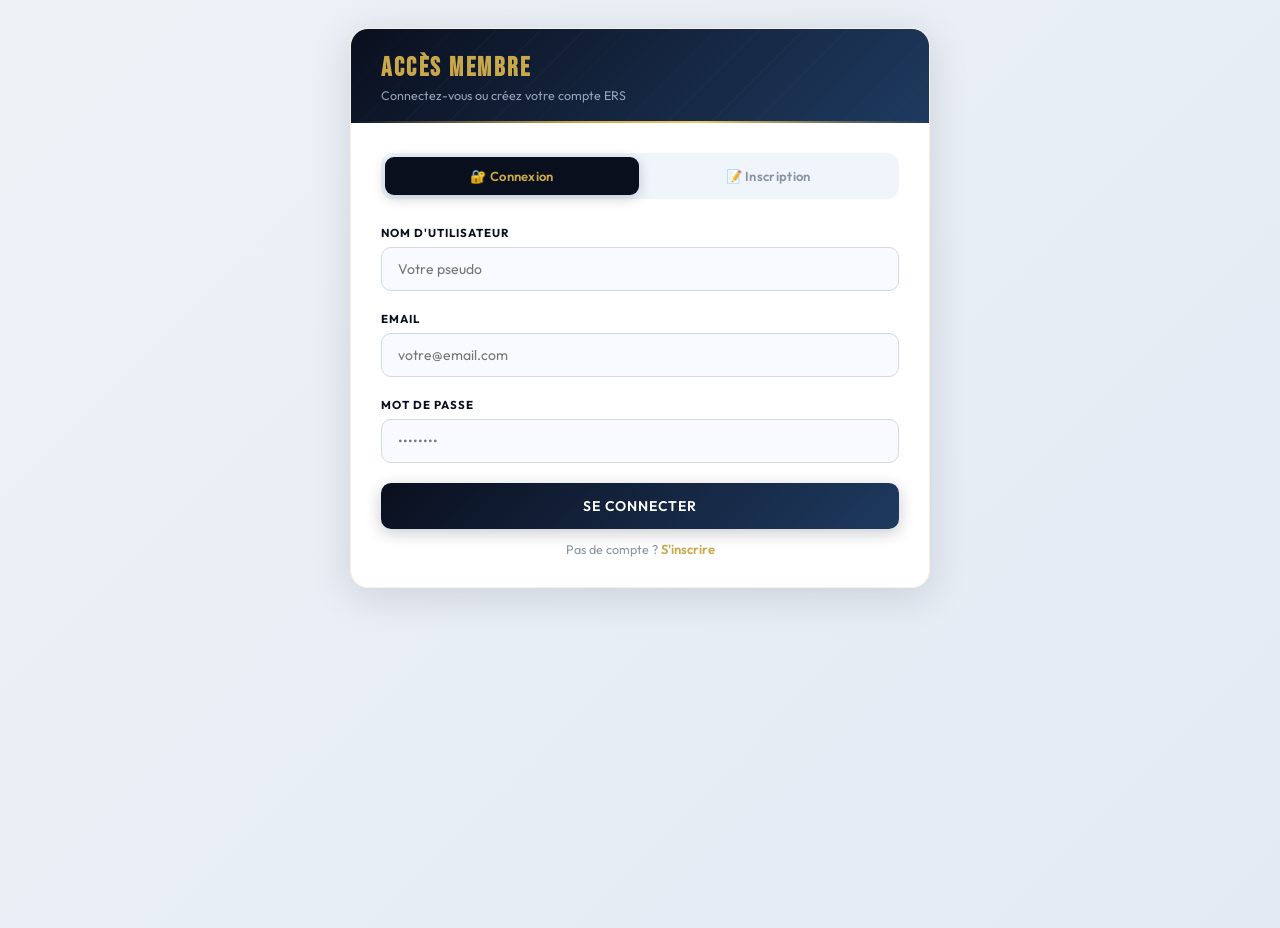
<file: connexion.html>
<!DOCTYPE html>
<html lang="fr">
<head>
  <meta charset="UTF-8">
  <meta name="viewport" content="width=device-width, initial-scale=1.0">
  <title>Connexion / Inscription — ERS</title>
  <link rel="stylesheet" href="style2.css">
  <script src="controle.js" defer></script>
</head>
<body>
  <div class="card">
    <div class="card-header">
      <h2>ACCÈS MEMBRE</h2>
      <p>Connectez-vous ou créez votre compte ERS</p>
    </div>
    <div class="card-body">

      <!-- TABS -->
      <div class="tabs">
        <button class="tab-btn active" id="tabConn" onclick="showTab('conn')">🔐 Connexion</button>
        <button class="tab-btn"        id="tabInsc" onclick="showTab('insc')">📝 Inscription</button>
      </div>

      <!-- ═══ FORMULAIRE CONNEXION ═══ -->
      <div id="panelConn">
        <form action="salle.php" method="post" onsubmit="return verifConnexion()">
          <input type="hidden" name="action" value="connexion">

          <div class="form-group">
            <label>Nom d'utilisateur</label>
            <input type="text" name="pseudo" id="cPseudo" placeholder="Votre pseudo">
          </div>

          <div class="form-group">
            <label>Email</label>
            <input type="email" name="email" id="cEmail" placeholder="votre@email.com">
          </div>

          <div class="form-group">
            <label>Mot de passe</label>
            <input type="password" name="mdp" id="cMdp" placeholder="••••••••">
          </div>

          <div class="mt-20">
            <button type="submit" class="btn btn-primary">SE CONNECTER</button>
          </div>

          <p class="text-center mt-12 text-muted">
            Pas de compte ?
            <a class="link" onclick="showTab('insc')" style="cursor:pointer">S'inscrire</a>
          </p>
        </form>
      </div>

      <!-- ═══ FORMULAIRE INSCRIPTION ═══ -->
      <div id="panelInsc" style="display:none">
        <form action="salle.php" method="post" onsubmit="return verifInscription()">
          <input type="hidden" name="action" value="inscription">

          <div class="row">
            <div class="form-group">
              <label>Prénom</label>
              <input type="text" name="prenom" id="iPrenom" placeholder="Votre prénom">
            </div>
            <div class="form-group">
              <label>Nom</label>
              <input type="text" name="nom" id="iNom" placeholder="Votre nom">
            </div>
          </div>

          <div class="form-group">
            <label>Pseudo (5 à 10 caractères)</label>
            <input type="text" name="pseudo" id="x1" placeholder="pseudo unique">
          </div>

          <div class="form-group">
            <label>Email</label>
            <input type="email" name="email" id="x2" placeholder="votre@email.com">
          </div>

          <div class="form-group">
            <label>Mot de passe</label>
            <input type="password" name="mdp" id="x22" placeholder="Majuscule + minuscule + chiffre">
          </div>

          <div class="form-group">
            <label>Confirmer le mot de passe</label>
            <input type="password" name="mdp_confirm" id="x222" placeholder="Répétez le mot de passe">
          </div>

          <div class="mt-20">
            <button type="submit" class="btn btn-gold">CRÉER MON COMPTE</button>
          </div>

          <p class="text-center mt-12 text-muted">
            Déjà membre ?
            <a class="link" onclick="showTab('conn')" style="cursor:pointer">Se connecter</a>
          </p>
        </form>
      </div>

    </div>
  </div>

  <script>
    function showTab(tab) {
      document.getElementById('panelConn').style.display = tab === 'conn' ? '' : 'none';
      document.getElementById('panelInsc').style.display = tab === 'insc' ? '' : 'none';
      document.getElementById('tabConn').classList.toggle('active', tab === 'conn');
      document.getElementById('tabInsc').classList.toggle('active', tab === 'insc');
    }
  </script>
</body>
</html>
</file>
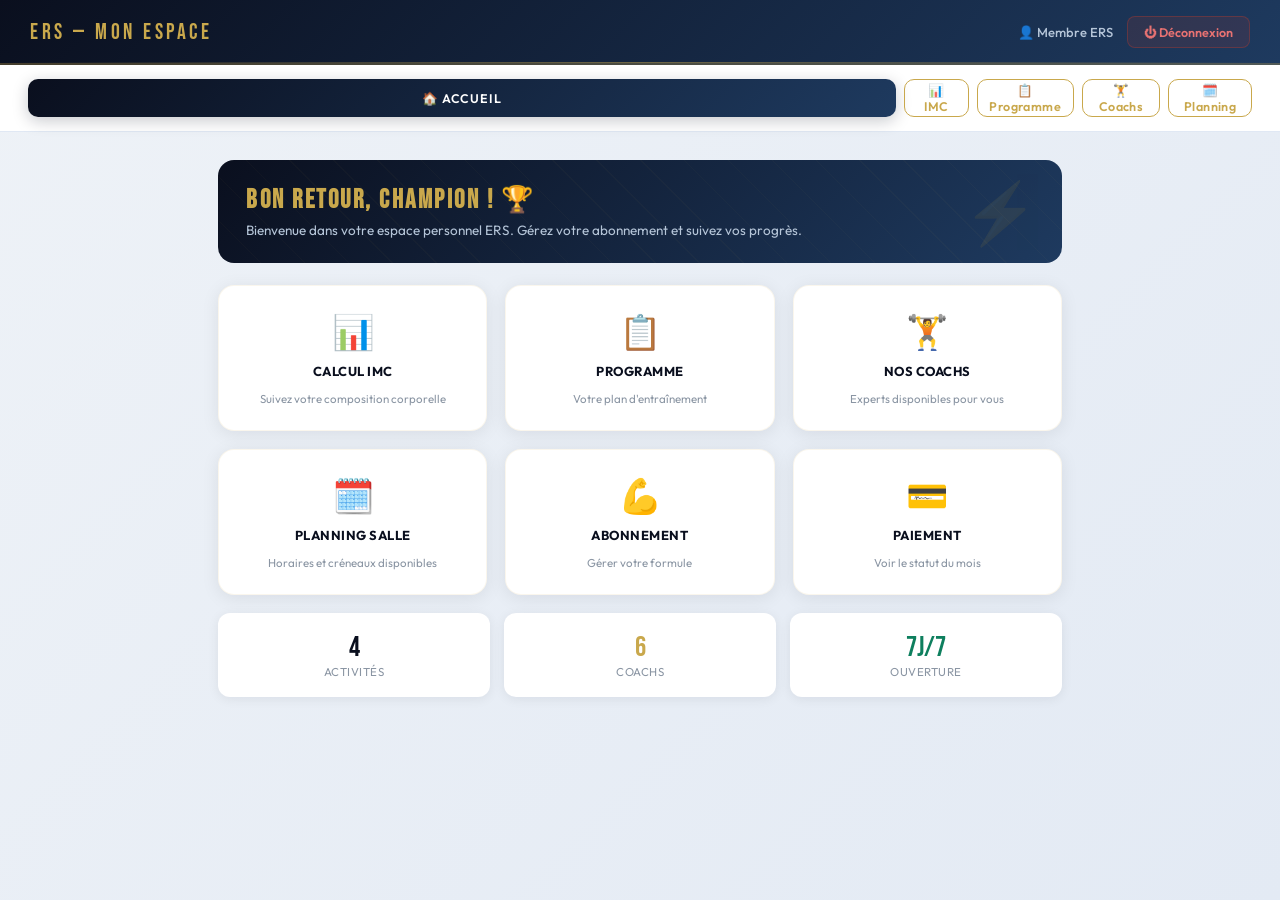
<file: espace_compte.html>
<!DOCTYPE html>
<html lang="fr">
<head>
  <meta charset="UTF-8">
  <meta name="viewport" content="width=device-width, initial-scale=1.0">
  <title>Mon Espace — ERS</title>
  <link rel="stylesheet" href="style2.css">
  <script src="controle.js" defer></script>
</head>
<body style="background:linear-gradient(135deg,#EEF2F7,#E3EAF4);padding-bottom:30px;">

  <!-- ── HEADER AVEC DÉCONNEXION ── -->
  <div class="page-header">
    <div class="brand">ERS — MON ESPACE</div>
    <div class="user-info">
      <span class="user-name" id="userGreet">👤 Membre ERS</span>
      <a href="connexion.html" class="btn-logout" onclick="deconnexion()">
        ⏻ Déconnexion
      </a>
    </div>
  </div>

  <!-- ── NAVIGATION INTERNE ── -->
  <div style="display:flex;gap:8px;padding:14px 28px;background:#fff;border-bottom:1px solid #E0E8F4;">
    <button class="btn btn-sm btn-primary" onclick="showSection('accueil')">🏠 Accueil</button>
    <button class="btn btn-sm btn-outline" onclick="showSection('imc')">📊 IMC</button>
    <button class="btn btn-sm btn-outline" onclick="showSection('programme')">📋 Programme</button>
    <button class="btn btn-sm btn-outline" onclick="showSection('coachs')">🏋️ Coachs</button>
    <button class="btn btn-sm btn-outline" onclick="showSection('planning')">🗓️ Planning</button>
  </div>

  <!-- ════════════════════════════════════
       SECTION : ACCUEIL
  ════════════════════════════════════ -->
  <div class="dashboard" id="sAccueil">
    <div class="dash-welcome">
      <h3>BON RETOUR, CHAMPION ! 🏆</h3>
      <p>Bienvenue dans votre espace personnel ERS. Gérez votre abonnement et suivez vos progrès.</p>
    </div>

    <div class="dash-grid">
      <a class="dash-tile" onclick="showSection('imc')">
        <div class="icon">📊</div>
        <div class="title">Calcul IMC</div>
        <div class="sub">Suivez votre composition corporelle</div>
      </a>
      <a class="dash-tile" onclick="showSection('programme')">
        <div class="icon">📋</div>
        <div class="title">Programme</div>
        <div class="sub">Votre plan d'entraînement</div>
      </a>
      <a class="dash-tile" onclick="showSection('coachs')">
        <div class="icon">🏋️</div>
        <div class="title">Nos Coachs</div>
        <div class="sub">Experts disponibles pour vous</div>
      </a>
      <a class="dash-tile" onclick="showSection('planning')">
        <div class="icon">🗓️</div>
        <div class="title">Planning Salle</div>
        <div class="sub">Horaires et créneaux disponibles</div>
      </a>
      <a class="dash-tile" href="abonnement.html">
        <div class="icon">💪</div>
        <div class="title">Abonnement</div>
        <div class="sub">Gérer votre formule</div>
      </a>
      <a class="dash-tile" href="payer.html">
        <div class="icon">💳</div>
        <div class="title">Paiement</div>
        <div class="sub">Voir le statut du mois</div>
      </a>
    </div>

    <!-- Stats rapides -->
    <div style="display:grid;grid-template-columns:repeat(3,1fr);gap:14px;margin-top:18px;">
      <div style="background:#fff;border-radius:12px;padding:18px;text-align:center;box-shadow:0 2px 12px rgba(10,15,30,.07);">
        <div style="font-size:28px;font-family:'Bebas Neue',sans-serif;color:#0A0F1E;">4</div>
        <div style="font-size:11.5px;color:#8A95A3;text-transform:uppercase;letter-spacing:.5px;">Activités</div>
      </div>
      <div style="background:#fff;border-radius:12px;padding:18px;text-align:center;box-shadow:0 2px 12px rgba(10,15,30,.07);">
        <div style="font-size:28px;font-family:'Bebas Neue',sans-serif;color:#C9A84C;">6</div>
        <div style="font-size:11.5px;color:#8A95A3;text-transform:uppercase;letter-spacing:.5px;">Coachs</div>
      </div>
      <div style="background:#fff;border-radius:12px;padding:18px;text-align:center;box-shadow:0 2px 12px rgba(10,15,30,.07);">
        <div style="font-size:28px;font-family:'Bebas Neue',sans-serif;color:#0E7F5E;">7j/7</div>
        <div style="font-size:11.5px;color:#8A95A3;text-transform:uppercase;letter-spacing:.5px;">Ouverture</div>
      </div>
    </div>
  </div>

  <!-- ════════════════════════════════════
       SECTION : CALCUL IMC
  ════════════════════════════════════ -->
  <div class="dashboard" id="sImc" style="display:none">
    <h3 style="font-family:'Bebas Neue',sans-serif;font-size:22px;letter-spacing:2px;color:#0A0F1E;margin-bottom:18px;">
      📊 CALCUL DE L'IMC
    </h3>
    <div class="card" style="margin:0;max-width:100%">
      <div class="card-body">
        <div class="form-group">
          <label>Sexe</label>
          <div class="radio-group">
            <label id="lH2"><input type="radio" name="sexe2" id="rH2" value="homme" onchange="styleR2()"> 👨 Homme</label>
            <label id="lF2"><input type="radio" name="sexe2" id="rF2" value="femme"  onchange="styleR2()"> 👩 Femme</label>
          </div>
        </div>
        <div class="row">
          <div class="form-group">
            <label>Taille (cm)</label>
            <input type="number" id="d_taille" placeholder="170">
          </div>
          <div class="form-group">
            <label>Poids (kg)</label>
            <input type="number" id="d_poids" placeholder="65">
          </div>
        </div>
        <button class="btn btn-gold" onclick="calcIMCDash()" style="width:100%">🧮 CALCULER</button>

        <div id="imcResult" style="display:none;margin-top:20px">
          <div class="result-box">
            <div><div class="label">Résultat IMC</div><div class="value" id="imcVal">—</div></div>
            <div id="imcEmoji" style="font-size:28px">⚖️</div>
          </div>
          <div class="imc-bars" style="margin-top:16px">
            <div class="imc-bar-row">
              <div class="imc-bar-label">Masse graisseuse</div>
              <div class="imc-bar-track"><div class="imc-bar-fill" id="b_mg" style="background:#E67E22;width:0%"></div></div>
              <div class="imc-bar-value" id="v_mg">—</div>
            </div>
            <div class="imc-bar-row">
              <div class="imc-bar-label">Masse musculaire</div>
              <div class="imc-bar-track"><div class="imc-bar-fill" id="b_mm" style="background:#2980B9;width:0%"></div></div>
              <div class="imc-bar-value" id="v_mm">—</div>
            </div>
            <div class="imc-bar-row">
              <div class="imc-bar-label">Masse eau</div>
              <div class="imc-bar-track"><div class="imc-bar-fill" id="b_me" style="background:#1ABC9C;width:0%"></div></div>
              <div class="imc-bar-value" id="v_me">—</div>
            </div>
          </div>
        </div>
      </div>
    </div>
  </div>

  <!-- ════════════════════════════════════
       SECTION : PROGRAMME
  ════════════════════════════════════ -->
  <div class="dashboard" id="sProgramme" style="display:none">
    <h3 style="font-family:'Bebas Neue',sans-serif;font-size:22px;letter-spacing:2px;color:#0A0F1E;margin-bottom:18px;">
      📋 PROGRAMMES D'ENTRAÎNEMENT
    </h3>

    <div class="prog-card">
      <div class="badge">Débutant</div>
      <h4>🏃 Cardio Foundation</h4>
      <p>3 séances/semaine · 45 min · Tapis + vélo elliptique. Idéal pour démarrer et améliorer votre endurance cardiovasculaire progressivement.</p>
    </div>

    <div class="prog-card">
      <div class="badge">Intermédiaire</div>
      <h4>💪 Force & Gainage</h4>
      <p>4 séances/semaine · 60 min · Musculation full-body. Développez votre force, améliorez votre posture et tonifiez votre silhouette.</p>
    </div>

    <div class="prog-card">
      <div class="badge">Avancé</div>
      <h4>🔥 High Performance</h4>
      <p>5 séances/semaine · 75 min · Split entraînement. Programme haute intensité pour athlètes confirmés cherchant à repousser leurs limites.</p>
    </div>

    <div class="prog-card">
      <div class="badge">Bien-être</div>
      <h4>🧘 Yoga & Mobilité</h4>
      <p>2 séances/semaine · 50 min · Salle de détente. Programme de récupération active, flexibilité et gestion du stress.</p>
    </div>
  </div>

  <!-- ════════════════════════════════════
       SECTION : COACHS
  ════════════════════════════════════ -->
  <div class="dashboard" id="sCoachs" style="display:none">
    <h3 style="font-family:'Bebas Neue',sans-serif;font-size:22px;letter-spacing:2px;color:#0A0F1E;margin-bottom:18px;">
      🏋️ NOS COACHS DISPONIBLES
    </h3>

    <div class="coach-card">
      <div class="coach-avatar">🏋️</div>
      <div class="coach-info">
        <h4>Karim Mansour</h4>
        <p>Coach principal · 8 ans d'expérience</p>
        <div class="spec">💪 Musculation · Force athlétique · Nutrition</div>
      </div>
    </div>

    <div class="coach-card">
      <div class="coach-avatar">🥋</div>
      <div class="coach-info">
        <h4>Sonia Trabelsi</h4>
        <p>Coach arts martiaux · Ceinture noire</p>
        <div class="spec">🥋 Karaté · Judo · Self-défense</div>
      </div>
    </div>

    <div class="coach-card">
      <div class="coach-avatar">🏊</div>
      <div class="coach-info">
        <h4>Bilel Hamdi</h4>
        <p>Maître-nageur diplômé · 5 ans</p>
        <div class="spec">🏊 Natation · Aquafitness · Cardio aquatique</div>
      </div>
    </div>

    <div class="coach-card">
      <div class="coach-avatar">🤸</div>
      <div class="coach-info">
        <h4>Mariem Bouazizi</h4>
        <p>Coach bien-être · Certifiée yoga</p>
        <div class="spec">🧘 Yoga · Pilates · Stretching</div>
      </div>
    </div>

    <div class="coach-card">
      <div class="coach-avatar">⚡</div>
      <div class="coach-info">
        <h4>Nour Chaabane</h4>
        <p>Coach crossfit · Ex-athlète nationale</p>
        <div class="spec">⚡ CrossFit · HIIT · Préparation physique</div>
      </div>
    </div>

    <div class="coach-card">
      <div class="coach-avatar">🤸</div>
      <div class="coach-info">
        <h4>Ameur Dridi</h4>
        <p>Coach gymnique · Formateur FITNEC</p>
        <div class="spec">🤸 Gymnastique · Acrobatie · Posture</div>
      </div>
    </div>
  </div>

  <!-- ════════════════════════════════════
       SECTION : PLANNING
  ════════════════════════════════════ -->
  <div class="dashboard" id="sPlanning" style="display:none">
    <h3 style="font-family:'Bebas Neue',sans-serif;font-size:22px;letter-spacing:2px;color:#0A0F1E;margin-bottom:18px;">
      🗓️ PLANNING DE LA SALLE
    </h3>

    <div style="overflow-x:auto">
      <table style="width:100%;border-collapse:collapse;font-family:'Outfit',sans-serif;font-size:13px;">
        <thead>
          <tr style="background:#0A0F1E;color:#C9A84C;">
            <th style="padding:12px 16px;text-align:left;border-radius:8px 0 0 0">Horaire</th>
            <th style="padding:12px 16px;text-align:center">Lun</th>
            <th style="padding:12px 16px;text-align:center">Mar</th>
            <th style="padding:12px 16px;text-align:center">Mer</th>
            <th style="padding:12px 16px;text-align:center">Jeu</th>
            <th style="padding:12px 16px;text-align:center">Ven</th>
            <th style="padding:12px 16px;text-align:center;border-radius:0 8px 0 0">Sam</th>
          </tr>
        </thead>
        <tbody>
          <tr style="background:#fff">
            <td style="padding:10px 16px;font-weight:600;color:#0A0F1E">07h–09h</td>
            <td style="padding:10px;text-align:center"><span style="background:#EFF4FF;color:#1E3A5F;padding:4px 8px;border-radius:5px;font-size:11px">Musculation</span></td>
            <td style="padding:10px;text-align:center"><span style="background:#EFF4FF;color:#1E3A5F;padding:4px 8px;border-radius:5px;font-size:11px">Natation</span></td>
            <td style="padding:10px;text-align:center"><span style="background:#EFF4FF;color:#1E3A5F;padding:4px 8px;border-radius:5px;font-size:11px">Yoga</span></td>
            <td style="padding:10px;text-align:center"><span style="background:#EFF4FF;color:#1E3A5F;padding:4px 8px;border-radius:5px;font-size:11px">Musculation</span></td>
            <td style="padding:10px;text-align:center"><span style="background:#EFF4FF;color:#1E3A5F;padding:4px 8px;border-radius:5px;font-size:11px">Cardio</span></td>
            <td style="padding:10px;text-align:center"><span style="background:#FEF9EE;color:#C9A84C;padding:4px 8px;border-radius:5px;font-size:11px">Ouvert</span></td>
          </tr>
          <tr style="background:#F8FAFF">
            <td style="padding:10px 16px;font-weight:600;color:#0A0F1E">09h–12h</td>
            <td style="padding:10px;text-align:center"><span style="background:#E8F8F2;color:#0E7F5E;padding:4px 8px;border-radius:5px;font-size:11px">Karaté</span></td>
            <td style="padding:10px;text-align:center"><span style="background:#E8F8F2;color:#0E7F5E;padding:4px 8px;border-radius:5px;font-size:11px">Judo</span></td>
            <td style="padding:10px;text-align:center"><span style="background:#E8F8F2;color:#0E7F5E;padding:4px 8px;border-radius:5px;font-size:11px">Gym</span></td>
            <td style="padding:10px;text-align:center"><span style="background:#E8F8F2;color:#0E7F5E;padding:4px 8px;border-radius:5px;font-size:11px">Natation</span></td>
            <td style="padding:10px;text-align:center"><span style="background:#E8F8F2;color:#0E7F5E;padding:4px 8px;border-radius:5px;font-size:11px">Pilates</span></td>
            <td style="padding:10px;text-align:center"><span style="background:#FEF9EE;color:#C9A84C;padding:4px 8px;border-radius:5px;font-size:11px">Ouvert</span></td>
          </tr>
          <tr style="background:#fff">
            <td style="padding:10px 16px;font-weight:600;color:#0A0F1E">14h–17h</td>
            <td style="padding:10px;text-align:center"><span style="background:#EFF4FF;color:#1E3A5F;padding:4px 8px;border-radius:5px;font-size:11px">Cardio</span></td>
            <td style="padding:10px;text-align:center"><span style="background:#EFF4FF;color:#1E3A5F;padding:4px 8px;border-radius:5px;font-size:11px">Musculation</span></td>
            <td style="padding:10px;text-align:center"><span style="background:#EFF4FF;color:#1E3A5F;padding:4px 8px;border-radius:5px;font-size:11px">Natation</span></td>
            <td style="padding:10px;text-align:center"><span style="background:#EFF4FF;color:#1E3A5F;padding:4px 8px;border-radius:5px;font-size:11px">Karaté</span></td>
            <td style="padding:10px;text-align:center"><span style="background:#EFF4FF;color:#1E3A5F;padding:4px 8px;border-radius:5px;font-size:11px">Gym</span></td>
            <td style="padding:10px;text-align:center;color:#8A95A3;font-size:12px">—</td>
          </tr>
          <tr style="background:#F8FAFF">
            <td style="padding:10px 16px;font-weight:600;color:#0A0F1E">17h–20h</td>
            <td style="padding:10px;text-align:center"><span style="background:#E8F8F2;color:#0E7F5E;padding:4px 8px;border-radius:5px;font-size:11px">CrossFit</span></td>
            <td style="padding:10px;text-align:center"><span style="background:#E8F8F2;color:#0E7F5E;padding:4px 8px;border-radius:5px;font-size:11px">Yoga</span></td>
            <td style="padding:10px;text-align:center"><span style="background:#E8F8F2;color:#0E7F5E;padding:4px 8px;border-radius:5px;font-size:11px">CrossFit</span></td>
            <td style="padding:10px;text-align:center"><span style="background:#E8F8F2;color:#0E7F5E;padding:4px 8px;border-radius:5px;font-size:11px">Pilates</span></td>
            <td style="padding:10px;text-align:center"><span style="background:#E8F8F2;color:#0E7F5E;padding:4px 8px;border-radius:5px;font-size:11px">Judo</span></td>
            <td style="padding:10px;text-align:center;color:#8A95A3;font-size:12px">—</td>
          </tr>
        </tbody>
      </table>
    </div>

    <div class="alert alert-info mt-20">
      ℹ️ Réservation conseillée pour les créneaux du matin. Contactez-nous au <strong>+216 71 000 000</strong>
    </div>
  </div>

  <script>
    var sections = ['sAccueil','sImc','sProgramme','sCoachs','sPlanning'];

    function showSection(name) {
      var map = { accueil:'sAccueil', imc:'sImc', programme:'sProgramme', coachs:'sCoachs', planning:'sPlanning' };
      sections.forEach(function(s) {
        document.getElementById(s).style.display = 'none';
      });
      document.getElementById(map[name]).style.display = '';
    }

    function styleR2() {
      ['lH2','lF2'].forEach(function(id) {
        var el = document.getElementById(id);
        if (el) el.classList.toggle('selected', el.querySelector('input').checked);
      });
    }

    function calcIMCDash() {
      var sexe   = document.getElementById('rH2').checked ? 'homme'
                 : document.getElementById('rF2').checked ? 'femme' : null;
      if (!sexe)    { alert('Veuillez sélectionner votre sexe'); return; }
      var taille = parseFloat(document.getElementById('d_taille').value);
      var poids  = parseFloat(document.getElementById('d_poids').value);
      if (!taille || taille <= 0) { alert('Taille invalide'); return; }
      if (!poids  || poids  <= 0) { alert('Poids invalide');  return; }

      var tm  = taille / 100;
      var imc = poids / (tm * tm);
      var pct = sexe === 'homme' ? 1.2*imc + 0.23*25 - 16.2 : 1.2*imc + 0.23*25 - 5.4;
      if (pct < 0) pct = 0;
      var mg  = +(((pct/100)*poids).toFixed(1));
      var msg = +(poids - mg).toFixed(1);
      var mm  = +(msg * 0.75).toFixed(1);
      var me  = sexe === 'homme'
              ? +(-2.097 + 0.1069*taille + 0.2466*poids).toFixed(1)
              : +(-2.097 + 0.1069*taille + 0.1835*poids).toFixed(1);

      var label = imc < 18.5 ? '⚠️ Insuffisance pondérale'
                : imc < 25  ? '✅ Poids normal'
                : imc < 30  ? '⚠️ Surpoids'
                :              '🔴 Obésité';

      document.getElementById('imcVal').textContent = imc.toFixed(2) + ' — ' + label;
      document.getElementById('v_mg').textContent  = mg + ' kg';
      document.getElementById('v_mm').textContent  = mm + ' kg';
      document.getElementById('v_me').textContent  = me + ' kg';
      document.getElementById('imcResult').style.display = '';

      setTimeout(function() {
        document.getElementById('b_mg').style.width = Math.min((mg/poids)*100, 100) + '%';
        document.getElementById('b_mm').style.width = Math.min((mm/poids)*100, 100) + '%';
        document.getElementById('b_me').style.width = Math.min((me/poids)*100, 100) + '%';
      }, 100);
    }

    function deconnexion() {
      // En PHP, on détruirait la session. Ici on redirige simplement.
      return true;
    }
  </script>
</body>
</html>
</file>
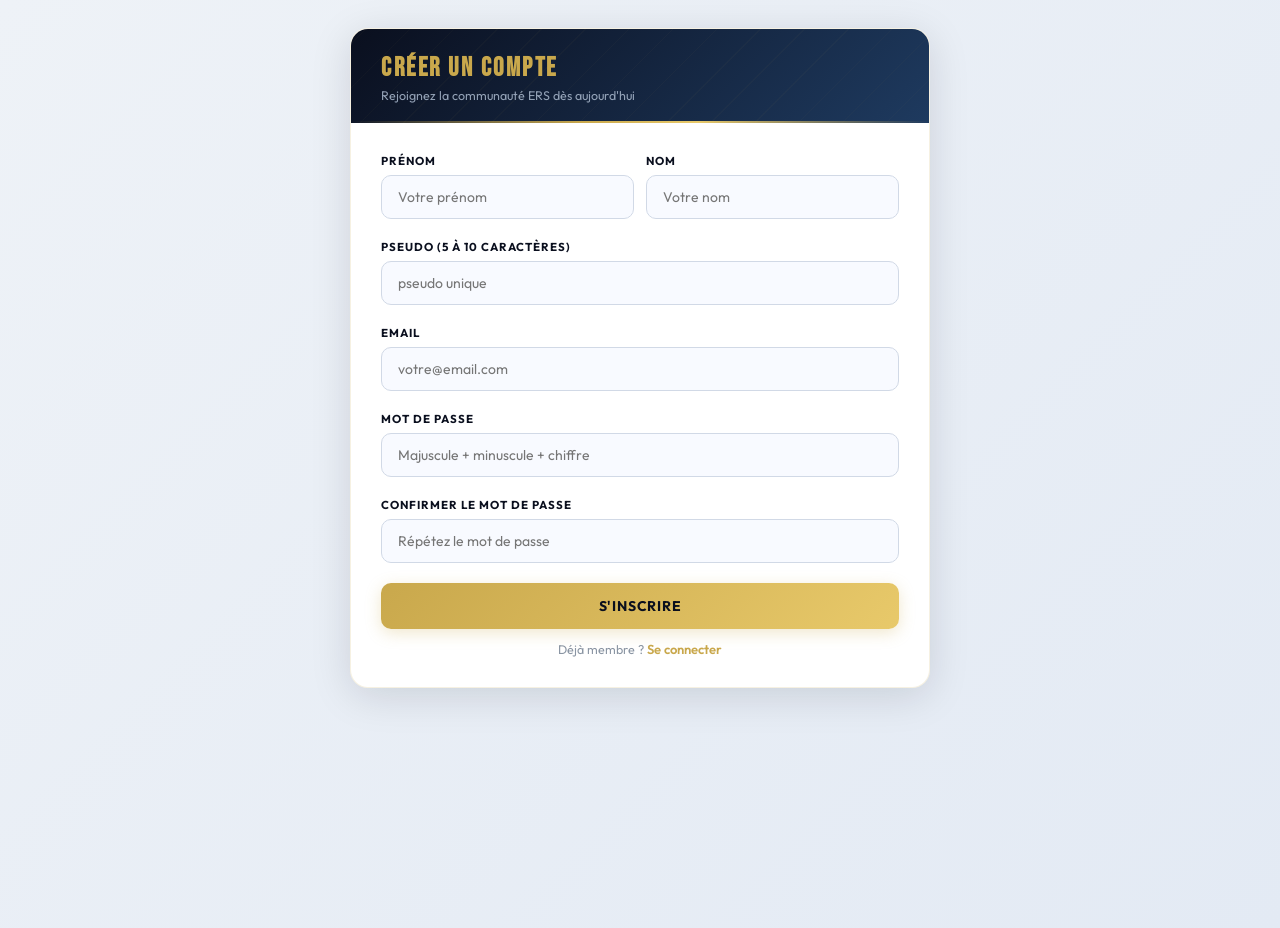
<file: inscription.html>
<!DOCTYPE html>
<html lang="fr">
<head>
  <meta charset="UTF-8">
  <meta name="viewport" content="width=device-width, initial-scale=1.0">
  <title>Inscription — ERS</title>
  <link rel="stylesheet" href="style2.css">
  <script src="controle.js" defer></script>
</head>
<body>
  <div class="card">
    <div class="card-header">
      <h2>CRÉER UN COMPTE</h2>
      <p>Rejoignez la communauté ERS dès aujourd'hui</p>
    </div>
    <div class="card-body">
      <form action="salle.php" method="post" onsubmit="return verifInscription()">
        <input type="hidden" name="action" value="inscription">

        <div class="row">
          <div class="form-group">
            <label>Prénom</label>
            <input type="text" name="prenom" id="iPrenom" placeholder="Votre prénom">
          </div>
          <div class="form-group">
            <label>Nom</label>
            <input type="text" name="nom" id="iNom" placeholder="Votre nom">
          </div>
        </div>

        <div class="form-group">
          <label>Pseudo (5 à 10 caractères)</label>
          <input type="text" name="pseudo" id="x1" placeholder="pseudo unique">
        </div>

        <div class="form-group">
          <label>Email</label>
          <input type="email" name="email" id="x2" placeholder="votre@email.com">
        </div>

        <div class="form-group">
          <label>Mot de passe</label>
          <input type="password" name="mdp" id="x22" placeholder="Majuscule + minuscule + chiffre">
        </div>

        <div class="form-group">
          <label>Confirmer le mot de passe</label>
          <input type="password" name="mdp_confirm" id="x222" placeholder="Répétez le mot de passe">
        </div>

        <div class="mt-20">
          <button type="submit" class="btn btn-gold">S'INSCRIRE</button>
        </div>

        <p class="text-center mt-12 text-muted">
          Déjà membre ? <a class="link" href="connexion.html">Se connecter</a>
        </p>
      </form>
    </div>
  </div>
</body>
</html>
</file>
<file: style2.css>
@import url('https://fonts.googleapis.com/css2?family=Bebas+Neue&family=Outfit:wght@300;400;500;600;700&display=swap');
:root {
  --gold:        #C9A84C;
  --gold-lt:     #E8C96A;
  --gold-dark:   #A07832;
  --navy:        #0A0F1E;
  --navy-mid:    #111827;
  --navy-lt:     #1C2943;
  --blue:        #1E3A5F;
  --white:       #F8F9FA;
  --muted:       #8A95A3;
  --danger:      #C0392B;
  --success:     #0E7F5E;
  --bg-page:     linear-gradient(135deg, #EEF2F7 0%, #E3EAF4 100%);
  --shadow-card: 0 8px 40px rgba(10,15,30,0.13);
  --radius:      14px;
  --transition:  all 0.25s cubic-bezier(0.4, 0, 0.2, 1);
}

* { margin:0; padding:0; box-sizing:border-box; }

::-webkit-scrollbar { width: 6px; }
::-webkit-scrollbar-track { background: #0A0F1E; }
::-webkit-scrollbar-thumb {
  background: linear-gradient(180deg, var(--gold), var(--gold-dark));
  border-radius: 3px;
}

/* ── HEADER ── */
header {
  display: flex;
  background: linear-gradient(135deg, var(--navy) 0%, var(--blue) 100%);
  box-shadow: 0 4px 30px rgba(201,168,76,0.18);
  width: 100%;
  height: 15vh;
  justify-content: center;
  align-items: center;
  gap: 6px;
  border-bottom: 2px solid var(--gold);
  position: relative;
  overflow: hidden;
}
header::before {
  content: '';
  position: absolute; inset: 0;
  background: repeating-linear-gradient(
    45deg,
    transparent, transparent 40px,
    rgba(201,168,76,0.04) 40px, rgba(201,168,76,0.04) 41px
  );
}
header::after {
  content: '';
  position: absolute;
  top: 0; left: 0; right: 0;
  height: 1px;
  background: linear-gradient(90deg, transparent, rgba(201,168,76,0.6), transparent);
}

header img.logo {
  height: 52px; width: auto;
  filter: drop-shadow(0 0 14px rgba(201,168,76,0.55));
  margin-right: 10px;
  z-index: 1;
}

header .letter {
  font-family: 'Bebas Neue', sans-serif;
  font-size: 36px;
  color: var(--gold);
  width: 44px; height: 44px;
  display: flex; align-items: center; justify-content: center;
  border: 1.5px solid rgba(201,168,76,0.45);
  border-radius: 7px;
  background: rgba(201,168,76,0.07);
  text-shadow: 0 0 22px rgba(201,168,76,0.65);
  animation: letterIn 0.8s both;
  z-index: 1;
  transition: var(--transition);
}

header .letter:hover {
  background: rgba(201,168,76,0.15);
  border-color: var(--gold);
  transform: translateY(-2px) scale(1.08);
}

header .letter:nth-child(2)  { animation-delay: .05s }
header .letter:nth-child(3)  { animation-delay: .10s }
header .letter:nth-child(4)  { animation-delay: .15s }
header .letter:nth-child(5)  { animation-delay: .20s }
header .letter:nth-child(6)  { animation-delay: .25s }
header .letter:nth-child(7)  { animation-delay: .30s }
header .letter:nth-child(8)  { animation-delay: .35s }
header .letter:nth-child(9)  { animation-delay: .40s }
header .letter:nth-child(10) { animation-delay: .45s }
header .letter:nth-child(11) { animation-delay: .50s }
header .letter:nth-child(12) { animation-delay: .55s }

@keyframes letterIn {
  from { transform: translateY(-22px) scale(.5) rotate(-5deg); opacity: 0; }
  to   { transform: translateY(0)     scale(1)  rotate(0deg);  opacity: 1; }
}
nav {
  width: 20%;
  min-height: 82vh;
  background: linear-gradient(180deg, var(--navy) 0%, var(--navy-mid) 100%);
  border-right: 2px solid rgba(201,168,76,0.25);
  border-radius: 0 14px 14px 0;
  padding: 25px 0;
  float: left;
  box-shadow: 4px 0 24px rgba(0,0,0,0.45);
  position: relative;
}
nav::before {
  content: '';
  position: absolute;
  top: 0; left: 0; right: 0;
  height: 2px;
  background: linear-gradient(90deg, transparent, var(--gold), transparent);
}

nav ul { list-style: none; padding: 0 12px; }

nav li { margin: 3px 0; }

nav a {
  text-decoration: none;
  color: var(--muted);
  display: flex;
  align-items: center;
  gap: 10px;
  padding: 12px 18px;
  border-radius: 9px;
  font-family: 'Outfit', sans-serif;
  font-size: 13.5px;
  font-weight: 500;
  letter-spacing: .3px;
  transition: var(--transition);
  border-left: 3px solid transparent;
  position: relative;
  overflow: hidden;
}
nav a::before {
  content: '';
  position: absolute;
  left: -100%; top: 0; bottom: 0;
  width: 60%;
  background: linear-gradient(90deg, transparent, rgba(201,168,76,0.06), transparent);
  transition: left 0.4s ease;
}

nav a:hover::before,
nav a.active::before {
  left: 140%;
}

nav a:hover, nav a.active {
  color: var(--gold);
  background: rgba(201,168,76,0.09);
  border-left-color: var(--gold);
  padding-left: 22px;
}

nav .nav-divider {
  height: 1px;
  background: linear-gradient(90deg, transparent, rgba(201,168,76,0.2), transparent);
  margin: 12px 18px;
}

iframe {
  width: 75%;
  height: 82vh;
  margin-left: 22%;
  margin-top: -82vh;
  border-radius: var(--radius);
  box-shadow: 0 10px 50px rgba(0,0,0,0.42);
  border: 1.5px solid rgba(201,168,76,0.22);
  background: #fff;
  transition: box-shadow 0.3s ease;
}

/* ── FOOTER ──────────────────────────────────────────────── */
footer {
  background: var(--navy);
  color: var(--muted);
  text-align: center;
  padding: 16px 14px;
  font-family: 'Outfit', sans-serif;
  font-size: 12px;
  border-top: 1.5px solid rgba(201,168,76,0.25);
  clear: both;
  margin-top: 8px;
  letter-spacing: .5px;
  position: relative;
}

footer::before {
  content: '';
  position: absolute;
  top: 0; left: 50%; transform: translateX(-50%);
  width: 80px; height: 2px;
  background: linear-gradient(90deg, transparent, var(--gold), transparent);
}

footer span { color: var(--gold); font-weight: 600; }


body {
  background: var(--bg-page);
  font-family: 'Outfit', sans-serif;
  min-height: 100vh;
}

/* ── CARD PRINCIPALE*/
.card {
  width: 92%;
  max-width: 580px;
  margin: 28px auto;
  background: #ffffff;
  border-radius: 18px;
  overflow: hidden;
  box-shadow: var(--shadow-card);
  border: 1px solid rgba(201,168,76,0.16);
  animation: fadeUp 0.4s ease both;
}

@keyframes fadeUp {
  from { opacity: 0; transform: translateY(20px); }
  to   { opacity: 1; transform: translateY(0);    }
}

.card-header {
  background: linear-gradient(135deg, var(--navy) 0%, var(--blue) 100%);
  padding: 24px 30px 20px;
  position: relative;
  overflow: hidden;
}

.card-header::before {
  content: '';
  position: absolute; inset: 0;
  background: repeating-linear-gradient(
    -45deg,
    transparent, transparent 30px,
    rgba(201,168,76,0.03) 30px, rgba(201,168,76,0.03) 31px
  );
}

.card-header::after {
  content: '';
  position: absolute; bottom: 0; left: 0; right: 0;
  height: 2px;
  background: linear-gradient(90deg, transparent 0%, var(--gold) 40%, var(--gold-lt) 60%, transparent 100%);
}

.card-header h2 {
  font-family: 'Bebas Neue', sans-serif;
  font-size: 26px;
  letter-spacing: 2.5px;
  color: var(--gold);
  margin-bottom: 3px;
  position: relative;
  z-index: 1;
}

.card-header p {
  font-size: 12.5px;
  color: rgba(180,195,215,0.8);
  font-weight: 400;
  position: relative;
  z-index: 1;
}

.card-body { padding: 30px; }

.img-sport {
  width: 100%;
  height: 115px;
  object-fit: cover;
  border-radius: 10px;
  margin-bottom: 22px;
  border: 1.5px solid rgba(201,168,76,0.2);
  transition: var(--transition);
}

.img-sport:hover {
  box-shadow: 0 4px 20px rgba(201,168,76,0.2);
}

/* ── FORMULAIRES ── */
.form-group {
  margin-bottom: 20px;
  position: relative;
}

.form-group label {
  display: block;
  font-size: 11.5px;
  font-weight: 700;
  color: var(--navy);
  text-transform: uppercase;
  letter-spacing: 1px;
  margin-bottom: 7px;
}

.form-group input[type=text],
.form-group input[type=email],
.form-group input[type=password],
.form-group input[type=number],
.form-group select {
  width: 100%;
  height: 44px;
  padding: 0 16px;
  border: 1.5px solid #D1D9E6;
  border-radius: 10px;
  font-family: 'Outfit', sans-serif;
  font-size: 14px;
  color: var(--navy);
  background: #F8FAFF;
  outline: none;
  transition: var(--transition);
}

.form-group input[type=text]:hover,
.form-group input[type=email]:hover,
.form-group input[type=password]:hover,
.form-group input[type=number]:hover,
.form-group select:hover {
  border-color: #B8CCE8;
}

.form-group input:focus,
.form-group select:focus {
  border-color: var(--gold);
  background: #fff;
  box-shadow: 0 0 0 4px rgba(201,168,76,0.1);
  transform: translateY(-1px);
}

.form-group input[readonly] {
  background: linear-gradient(135deg, #EFF4FF, #E8F0FE);
  color: var(--blue);
  font-weight: 700;
  border-color: #B8CCE8;
  cursor: default;
}

/* Icône flottante dans les inputs */
.form-group .input-icon {
  position: relative;
}

.form-group .input-icon input,
.form-group .input-icon select {
  padding-left: 44px;
}

.form-group .input-icon .icon {
  position: absolute;
  left: 14px;
  top: 50%;
  transform: translateY(-50%);
  font-size: 16px;
  pointer-events: none;
}

/* ── RADIO GROUP ── */
.radio-group {
  display: flex;
  gap: 10px;
  flex-wrap: wrap;
  margin-bottom: 20px;
}

.radio-group label {
  display: flex;
  align-items: center;
  gap: 8px;
  padding: 10px 18px;
  border: 1.5px solid #D1D9E6;
  border-radius: 10px;
  cursor: pointer;
  font-size: 13.5px;
  font-weight: 500;
  color: #4A5568;
  transition: var(--transition);
  background: #F8FAFF;
  user-select: none;
}

.radio-group label:hover {
  border-color: var(--gold);
  color: var(--navy);
  background: rgba(201,168,76,0.05);
  transform: translateY(-1px);
}

.radio-group input[type=radio] {
  accent-color: var(--gold);
  width: 16px; height: 16px;
}

.radio-group label.selected {
  border-color: var(--gold);
  background: rgba(201,168,76,0.1);
  color: var(--navy);
  font-weight: 600;
  box-shadow: 0 2px 10px rgba(201,168,76,0.18);
}

/* ── BOUTONS ──*/
.btn {
  display: inline-flex;
  align-items: center;
  justify-content: center;
  gap: 8px;
  height: 44px;
  padding: 0 24px;
  border: none;
  border-radius: 10px;
  font-family: 'Outfit', sans-serif;
  font-size: 13.5px;
  font-weight: 600;
  letter-spacing: .4px;
  cursor: pointer;
  transition: var(--transition);
  text-decoration: none;
  position: relative;
  overflow: hidden;
}

/* Effet shimmer sur les boutons */
.btn::after {
  content: '';
  position: absolute;
  top: 0; left: -100%; bottom: 0;
  width: 50%;
  background: linear-gradient(90deg, transparent, rgba(255,255,255,0.12), transparent);
  transition: left 0.5s ease;
}

.btn:hover::after { left: 140%; }

.btn-primary {
  background: linear-gradient(135deg, var(--navy) 0%, var(--blue) 100%);
  color: #fff;
  width: 100%;
  height: 46px;
  font-size: 14px;
  letter-spacing: .8px;
  text-transform: uppercase;
  box-shadow: 0 4px 16px rgba(10,15,30,0.22);
}

.btn-primary:hover {
  background: linear-gradient(135deg, var(--blue) 0%, #2a5a99 100%);
  transform: translateY(-2px);
  box-shadow: 0 8px 24px rgba(10,15,30,0.3);
}

.btn-primary:active {
  transform: translateY(0);
  box-shadow: 0 2px 8px rgba(10,15,30,0.2);
}

.btn-gold {
  background: linear-gradient(135deg, var(--gold) 0%, var(--gold-lt) 100%);
  color: var(--navy);
  width: 100%;
  height: 46px;
  font-size: 14px;
  font-weight: 700;
  letter-spacing: .8px;
  text-transform: uppercase;
  box-shadow: 0 4px 16px rgba(201,168,76,0.28);
}

.btn-gold:hover {
  transform: translateY(-2px);
  box-shadow: 0 8px 24px rgba(201,168,76,0.42);
  filter: brightness(1.06);
}

.btn-gold:active {
  transform: translateY(0);
}

.btn-outline {
  background: transparent;
  border: 1.5px solid var(--gold);
  color: var(--gold);
  padding: 0 20px;
}

.btn-outline:hover {
  background: rgba(201,168,76,0.1);
  transform: translateY(-1px);
}

.btn-sm {
  height: 38px;
  padding: 0 16px;
  font-size: 12.5px;
}

/* ── SÉPARATEUR ── */
.divider {
  display: flex;
  align-items: center;
  gap: 14px;
  margin: 22px 0;
  color: var(--muted);
  font-size: 11.5px;
  text-transform: uppercase;
  letter-spacing: 1px;
}

.divider::before,
.divider::after {
  content: '';
  flex: 1;
  height: 1px;
}

.divider::before { background: linear-gradient(90deg, transparent, #D1D9E6); }
.divider::after  { background: linear-gradient(270deg, transparent, #D1D9E6); }

/* ── ONGLETS (tabs) ── */
.tabs {
  display: flex;
  background: #F0F4FB;
  border-radius: 12px;
  padding: 4px;
  margin-bottom: 26px;
  gap: 2px;
}

.tab-btn {
  flex: 1;
  height: 38px;
  border: none;
  border-radius: 9px;
  font-family: 'Outfit', sans-serif;
  font-size: 13px;
  font-weight: 600;
  cursor: pointer;
  color: var(--muted);
  background: transparent;
  transition: var(--transition);
  letter-spacing: .3px;
}

.tab-btn.active {
  background: var(--navy);
  color: var(--gold);
  box-shadow: 0 3px 14px rgba(10,15,30,0.2);
}

.tab-btn:hover:not(.active) {
  color: var(--navy);
  background: rgba(10,15,30,0.06);
}

/* ── BOÎTE RÉSULTAT ── */
.result-box {
  background: linear-gradient(135deg, #EFF4FF 0%, #E8F0FE 100%);
  border: 1.5px solid rgba(201,168,76,0.3);
  border-radius: 12px;
  padding: 16px 20px;
  margin-top: 6px;
  display: flex;
  justify-content: space-between;
  align-items: center;
  transition: var(--transition);
}

.result-box:hover {
  box-shadow: 0 4px 18px rgba(201,168,76,0.15);
  border-color: rgba(201,168,76,0.5);
}

.result-box .label {
  font-size: 12.5px;
  color: var(--muted);
  font-weight: 500;
}

.result-box .value {
  font-size: 22px;
  font-weight: 700;
  color: var(--navy);
  font-family: 'Bebas Neue', sans-serif;
  letter-spacing: 1px;
}

/* ── ALERTES ── */
.alert {
  padding: 13px 18px;
  border-radius: 10px;
  font-size: 13.5px;
  margin-bottom: 18px;
  font-weight: 500;
  display: flex;
  align-items: flex-start;
  gap: 10px;
  animation: fadeIn 0.3s ease;
}

@keyframes fadeIn {
  from { opacity: 0; transform: translateY(-6px); }
  to   { opacity: 1; transform: translateY(0);    }
}

.alert-success {
  background: linear-gradient(135deg, #E8F8F2, #D4F0E6);
  color: #0E7F5E;
  border-left: 4px solid #0E7F5E;
}

.alert-danger {
  background: linear-gradient(135deg, #FDF2F2, #FAE0E0);
  color: #C0392B;
  border-left: 4px solid #C0392B;
}

.alert-info {
  background: linear-gradient(135deg, #EFF4FF, #E0EAFB);
  color: #1E3A5F;
  border-left: 4px solid #1E3A5F;
}

/* ── FIELDSET ── */
fieldset {
  width: 90%;
  max-width: 600px;
  margin: 20px auto;
  background: #fff;
  border: none;
  border-radius: 18px;
  padding: 0;
  box-shadow: var(--shadow-card);
  overflow: hidden;
}

legend {
  display: none;
}

/* ── DASHBOARD ── */
.dashboard {
  padding: 28px;
  max-width: 900px;
  margin: 0 auto;
}

.dash-grid {
  display: grid;
  grid-template-columns: repeat(auto-fill, minmax(200px, 1fr));
  gap: 18px;
  margin-top: 22px;
}

.dash-tile {
  background: #fff;
  border-radius: 16px;
  padding: 24px 18px;
  box-shadow: 0 3px 18px rgba(10,15,30,0.08);
  border: 1px solid rgba(201,168,76,0.1);
  cursor: pointer;
  transition: var(--transition);
  text-align: center;
  text-decoration: none;
  display: flex;
  flex-direction: column;
  align-items: center;
  gap: 10px;
  position: relative;
  overflow: hidden;
}

.dash-tile::before {
  content: '';
  position: absolute;
  top: 0; left: 20%; right: 20%;
  height: 2px;
  background: linear-gradient(90deg, transparent, var(--gold), transparent);
  opacity: 0;
  transition: opacity 0.3s;
}

.dash-tile:hover::before { opacity: 1; }

.dash-tile:hover {
  transform: translateY(-6px);
  box-shadow: 0 14px 36px rgba(10,15,30,0.16);
  border-color: rgba(201,168,76,0.35);
}

.dash-tile .icon  { font-size: 34px; transition: transform 0.25s; }
.dash-tile:hover .icon { transform: scale(1.15); }
.dash-tile .title {
  font-size: 13px;
  font-weight: 700;
  color: var(--navy);
  text-transform: uppercase;
  letter-spacing: .5px;
}
.dash-tile .sub {
  font-size: 11.5px;
  color: var(--muted);
  margin-top: 2px;
}

.dash-welcome {
  background: linear-gradient(135deg, var(--navy) 0%, var(--blue) 100%);
  border-radius: 16px;
  padding: 24px 28px;
  color: #fff;
  margin-bottom: 8px;
  position: relative;
  overflow: hidden;
}

.dash-welcome::before {
  content: '';
  position: absolute; inset: 0;
  background: repeating-linear-gradient(
    45deg,
    transparent, transparent 30px,
    rgba(201,168,76,0.03) 30px, rgba(201,168,76,0.03) 31px
  );
}

.dash-welcome::after {
  content: '⚡';
  position: absolute;
  right: 24px; top: 50%;
  transform: translateY(-50%);
  font-size: 60px;
  opacity: .07;
}

.dash-welcome h3 {
  font-family: 'Bebas Neue', sans-serif;
  font-size: 26px;
  letter-spacing: 2.5px;
  color: var(--gold);
  position: relative; z-index: 1;
}

.dash-welcome p {
  font-size: 13.5px;
  color: #B5C5D8;
  margin-top: 5px;
  position: relative; z-index: 1;
}

/* ── IMC BARRES ──────────────────────────────────────────── */
.imc-bars { margin-top: 16px; }

.imc-bar-row {
  display: flex;
  align-items: center;
  gap: 12px;
  margin-bottom: 12px;
}

.imc-bar-label {
  font-size: 12px;
  color: var(--muted);
  width: 125px;
  text-align: right;
}

.imc-bar-track {
  flex: 1;
  height: 10px;
  background: #E8F0FE;
  border-radius: 5px;
  overflow: hidden;
}

.imc-bar-fill {
  height: 100%;
  border-radius: 5px;
  transition: width 1s cubic-bezier(0.4, 0, 0.2, 1);
}

.imc-bar-value {
  font-size: 12.5px;
  font-weight: 700;
  color: var(--navy);
  width: 60px;
}

/* ── CARTES PROGRAMME ────────────────────────────────────── */
.prog-card {
  background: #fff;
  border-radius: 13px;
  padding: 20px 22px;
  margin-bottom: 14px;
  border-left: 4px solid var(--gold);
  box-shadow: 0 2px 14px rgba(10,15,30,0.07);
  transition: var(--transition);
}

.prog-card:hover {
  box-shadow: 0 6px 24px rgba(10,15,30,0.12);
  transform: translateX(3px);
}

.prog-card h4 {
  font-size: 15px;
  font-weight: 700;
  color: var(--navy);
  margin-bottom: 5px;
}

.prog-card p {
  font-size: 13px;
  color: #4A5568;
  line-height: 1.65;
}

.prog-card .badge {
  display: inline-block;
  padding: 3px 12px;
  background: rgba(201,168,76,0.12);
  color: var(--gold-dark);
  border-radius: 20px;
  font-size: 11px;
  font-weight: 700;
  text-transform: uppercase;
  letter-spacing: .5px;
  margin-bottom: 9px;
  border: 1px solid rgba(201,168,76,0.2);
}

/* ── CARTE COACH ─────────────────────────────────────────── */
.coach-card {
  display: flex;
  gap: 16px;
  align-items: flex-start;
  background: #fff;
  border-radius: 13px;
  padding: 20px;
  margin-bottom: 14px;
  box-shadow: 0 2px 14px rgba(10,15,30,0.07);
  border: 1px solid rgba(201,168,76,0.12);
  transition: var(--transition);
}

.coach-card:hover {
  box-shadow: 0 6px 24px rgba(10,15,30,0.12);
  border-color: rgba(201,168,76,0.3);
  transform: translateY(-2px);
}

.coach-avatar {
  width: 54px; height: 54px;
  border-radius: 50%;
  background: linear-gradient(135deg, var(--navy), var(--blue));
  display: flex;
  align-items: center;
  justify-content: center;
  font-size: 24px;
  flex-shrink: 0;
  border: 2px solid var(--gold);
  box-shadow: 0 0 12px rgba(201,168,76,0.25);
}

.coach-info h4 {
  font-size: 14.5px;
  font-weight: 700;
  color: var(--navy);
}

.coach-info p {
  font-size: 12.5px;
  color: var(--muted);
  margin-top: 2px;
}

.coach-info .spec {
  color: var(--gold);
  font-weight: 600;
  font-size: 12px;
  margin-top: 5px;
}

/* ── EN-TÊTE DE PAGE INTERNE ─────────────────────────────── */
.page-header {
  background: linear-gradient(135deg, var(--navy) 0%, var(--blue) 100%);
  padding: 16px 30px 15px;
  display: flex;
  align-items: center;
  justify-content: space-between;
  border-bottom: 2px solid rgba(201,168,76,0.3);
  position: relative;
}

.page-header::after {
  content: '';
  position: absolute;
  bottom: 0; left: 0; right: 0;
  height: 1px;
  background: linear-gradient(90deg, transparent, rgba(201,168,76,0.5), transparent);
}

.page-header .brand {
  font-family: 'Bebas Neue', sans-serif;
  font-size: 22px;
  letter-spacing: 3.5px;
  color: var(--gold);
}

.page-header .user-info {
  display: flex;
  align-items: center;
  gap: 14px;
}

.page-header .user-name {
  font-size: 13px;
  color: #B5C5D8;
  font-weight: 500;
}

.btn-logout {
  display: inline-flex;
  align-items: center;
  gap: 6px;
  padding: 7px 16px;
  background: rgba(192,57,43,0.13);
  border: 1px solid rgba(192,57,43,0.35);
  color: #E87272;
  border-radius: 8px;
  font-size: 12.5px;
  font-weight: 600;
  cursor: pointer;
  text-decoration: none;
  transition: var(--transition);
}

.btn-logout:hover {
  background: rgba(192,57,43,0.25);
  color: #ff8080;
  transform: translateY(-1px);
}

/* ── STATUT PAIEMENT ─────────────────────────────────────── */
.payment-status {
  text-align: center;
  padding: 34px 22px;
}

.payment-status .status-icon {
  font-size: 60px;
  margin-bottom: 14px;
  display: block;
  animation: popIn 0.5s 0.1s both;
}

@keyframes popIn {
  from { transform: scale(0.4); opacity: 0; }
  to   { transform: scale(1);   opacity: 1; }
}

.payment-status h3 {
  font-family: 'Bebas Neue', sans-serif;
  font-size: 30px;
  letter-spacing: 2.5px;
}

.payment-status p {
  font-size: 14px;
  color: var(--muted);
  margin-top: 8px;
  line-height: 1.65;
}

.status-paid   h3 { color: var(--success); }
.status-unpaid h3 { color: var(--danger);  }

/* ── UTILITAIRES ─────────────────────────────────────────── */
.text-muted  { color: var(--muted); font-size: 12.5px; }
.text-center { text-align: center; }
.mt-12 { margin-top: 12px; }
.mt-20 { margin-top: 20px; }
.mb-16 { margin-bottom: 16px; }

.row { display: flex; gap: 12px; }
.row > * { flex: 1; }

a.link {
  color: var(--gold);
  text-decoration: none;
  font-weight: 600;
  font-size: 13px;
  transition: color 0.2s;
}

a.link:hover {
  color: var(--gold-lt);
  text-decoration: underline;
}

/* ── BADGE / PILL ────────────────────────────────────────── */
.pill {
  display: inline-flex;
  align-items: center;
  gap: 5px;
  padding: 4px 12px;
  border-radius: 20px;
  font-size: 11.5px;
  font-weight: 700;
  letter-spacing: .4px;
}

.pill-gold   { background: rgba(201,168,76,0.12); color: var(--gold-dark); border: 1px solid rgba(201,168,76,0.25); }
.pill-success { background: rgba(14,127,94,0.1);  color: var(--success);   border: 1px solid rgba(14,127,94,0.25);  }
.pill-danger  { background: rgba(192,57,43,0.1);  color: var(--danger);    border: 1px solid rgba(192,57,43,0.25);  }

/* ── INPUT GROUPE (icône + texte) ────────────────────────── */
.input-group {
  display: flex;
  gap: 0;
}

.input-group-prefix {
  display: flex;
  align-items: center;
  padding: 0 14px;
  background: #EFF4FF;
  border: 1.5px solid #D1D9E6;
  border-right: none;
  border-radius: 10px 0 0 10px;
  font-size: 14px;
  color: var(--muted);
}

.input-group input {
  border-radius: 0 10px 10px 0 !important;
}

/* ── TOOLTIP ─────────────────────────────────────────────── */
.tooltip {
  position: relative;
  display: inline-block;
}

.tooltip::after {
  content: attr(data-tip);
  position: absolute;
  bottom: calc(100% + 6px);
  left: 50%;
  transform: translateX(-50%);
  background: var(--navy);
  color: #fff;
  font-size: 11.5px;
  padding: 5px 10px;
  border-radius: 6px;
  white-space: nowrap;
  opacity: 0;
  pointer-events: none;
  transition: opacity 0.2s;
  border: 1px solid rgba(201,168,76,0.25);
}

.tooltip:hover::after { opacity: 1; }

/* ── RESPONSIVE ──────────────────────────────────────────── */
@media (max-width: 768px) {
  nav {
    width: 100%;
    min-height: auto;
    border-radius: 0;
    float: none;
    border-right: none;
    border-bottom: 2px solid rgba(201,168,76,0.25);
  }

  nav ul { display: flex; flex-wrap: wrap; padding: 8px; gap: 4px; }
  nav li { margin: 0; }

  nav a {
    padding: 8px 12px;
    font-size: 12.5px;
    border-left: none;
    border-bottom: 2px solid transparent;
  }

  nav a:hover, nav a.active {
    padding-left: 12px;
    border-left: none;
    border-bottom-color: var(--gold);
  }

  iframe {
    width: 100%;
    height: 70vh;
    margin-left: 0;
    margin-top: 0;
  }

  .card { margin: 16px auto; }
  .card-body { padding: 22px 20px; }

  header { height: 12vh; gap: 4px; }
  header .letter { font-size: 28px; width: 36px; height: 36px; }

  .dash-grid { grid-template-columns: repeat(2, 1fr); }

  .row { flex-direction: column; }
}
</file>
